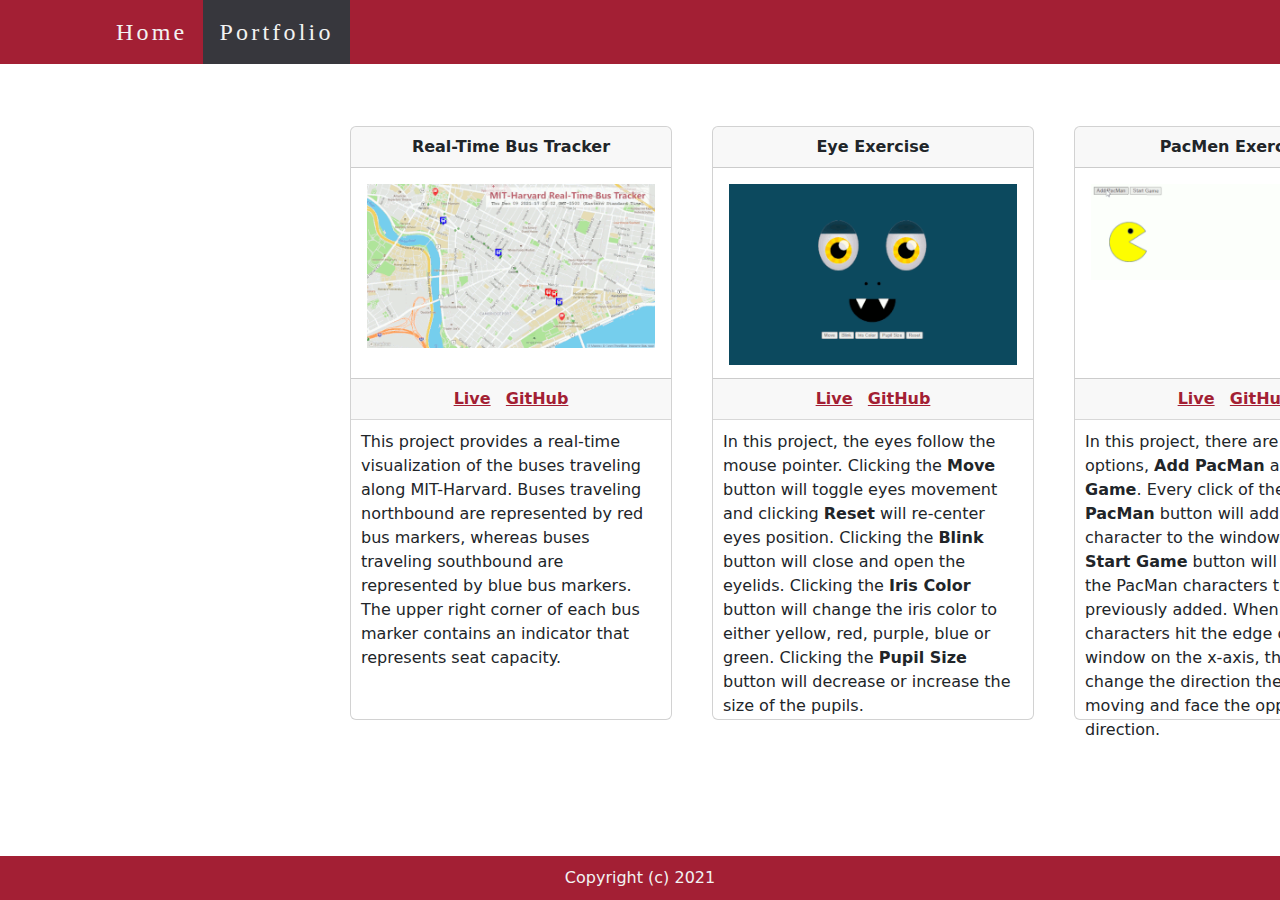
<file: portfolio.html>
<!DOCTYPE html>
<html lang="en">
<head>
  <meta charset="UTF-8">
  <meta name="viewport" content="width=device-width, initial-scale=1.0">
  <title>Bryan's GitHub Page</title>
  <link rel="stylesheet" href="./style/style.css">
  <link rel="stylesheet" href="https://cdn.jsdelivr.net/npm/bootstrap@5.1.1/dist/css/bootstrap.min.css">
  <!-- <script src="./script/script.js"></script> -->
</head>
<body id="page-top">
  <nav class="navbar-top">
    <a href="./index.html">Home</a>
    <a class="navbar-active" href="#">Portfolio</a>
  </nav>
  <br><br><br><br>
  <div class="main">		
		<div class="grid-container">  			
			<div class="grid-item">
  				<div class="card">
    					<div class="card-header"><span>Real-Time Bus Tracker</span></div>
    					<div class="card-body"><img src="./image/demo-real-time-bus-tracker-320x182.gif" style="width: 100%; opacity: 1.0;"/></div> 
    					<div class="card-footer">
                <a href="https://bryanjob.github.io/real-time-bus-tracker/index.html?mapboxpk=mapboxpk2" target="_blank">Live</a>&nbsp;&nbsp;
                <a href="https://github.com/bryanjob/real-time-bus-tracker" target="_blank">GitHub</a>
              </div>
              <div class="card-description">
                This project provides a real-time visualization of the buses traveling along MIT-Harvard.  
                Buses traveling northbound are represented by red bus markers, whereas buses traveling southbound are represented by blue bus markers.  
                The upper right corner of each bus marker contains an indicator that represents seat capacity.
              </div>
  				</div>
			</div>
      <div class="grid-item">
        <div class="card">
            <div class="card-header"><span>Eye Exercise</span></div>
            <div class="card-body"><img src="./image/demo-eyes-320x201.gif" style="width: 100%; opacity: 1.0;"></div>   	
            <div class="card-footer">
              <a href="https://bryanjob.github.io/eye-exercise" target="_blank">Live</a>&nbsp;&nbsp;
              <a href="https://github.com/bryanjob/eye-exercise" target="_blank">GitHub</a>
            </div>
            <div class="card-description">
              In this project, the eyes follow the mouse pointer.  Clicking the <b>Move</b> button will toggle eyes movement and clicking <b>Reset</b> 
              will re-center eyes position.  Clicking the <b>Blink</b> button will close and open the eyelids.  Clicking the <b>Iris Color</b> button 
              will change the iris color to either yellow, red, purple, blue or green.  Clicking the <b>Pupil Size</b> button will decrease or 
              increase the size of the pupils.
            </div>
        </div>
    </div>
			<div class="grid-item">
  				<div class="card">
    					<div class="card-header"><span>PacMen Exercise</span></div>
    					<div class="card-body"><a href="" target="_blank"><img src="./image/demo-pacmen-320x107.gif" style="width: 100%; opacity: 1.0;"/></a></div> 
    					<div class="card-footer">
                <a href="https://bryanjob.github.io/pacmen-exercise" target="_blank">Live</a>&nbsp;&nbsp;
                <a href="https://github.com/bryanjob/pacmen-exercise" target="_blank">GitHub</a>
              </div>
              <div class="card-description">
                In this project, there are two button options, <b>Add PacMan</b> and <b>Start Game</b>.  Every click of the <b>Add PacMan</b> button 
                will add a PacMan character to the window.  Clicking the <b>Start Game</b> button will start moving the PacMan characters that 
                were previously added.  When the characters hit the edge of the window on the x-axis, they will change the direction they are 
                moving and face the opposite direction.
              </div>
  				</div>
			</div>			
		</div>
	</div>
  <div class="bar-bottom">Copyright (c) 2021</div>
</body>
</html>
</file>
<file: style/style.css>
/* landing page */

.grid {
  display: grid;
  grid-template-columns: 100px 1fr 100px;
  grid-template-rows: auto 1fr auto;
  gap: 5px;
  height: 90vh;
}

header, 
footer {
  font-size: 2em;
  grid-column: 1 / 4;
}

header, 
aside, 
article, 
footer {
  border-style: 2px solid white;
  background: white;
}

article {
  color: #37373D;
  font-size: 2em;
  /* height: 1500px; */
}

.bar-bottom {
  bottom: 0;
  left: 0;
  color: #F2F2F2;
  background-color: #A31F34;
  padding: 10px 0;
  width: 100%;
  position: fixed;
  text-align: center;
  font-size: 1em;
}

.navbar-top {
  top: 0;
  left: 0;
  width: 100%;
  background-color: #A31F34;
  padding: 0 100px;
  overflow: hidden;
  position: fixed;
  z-index: 999;
  font-family: fantasy;
  letter-spacing: 0.2em;
  /* visibility: hidden; */
}

.navbar-top a {
  float: left;
  color: #F2F2F2;
  text-align: center;
  padding: 14px 16px;
  text-decoration: none;
  font-size: 24px;
}

.navbar-top a:hover {
  background-color: #DDDDDD;
  color: black;
}

.navbar-active {
  background-color: #37373D;
  color: white;
}

.avatar {
  width: 150px;
  border: 4px solid grey;
  border-radius: 50%;
  margin-left: 75px;
}

.content-column {
  width: 50%;
  font-size: 0.75em;
  color: grey;
  padding: 20px;
  /* border: 1px solid black; */
}

.content-column a {
  color: #A31F34;
  font-weight: bold;
}

.content-column a:hover {
  text-decoration: none;
  color: #37373D;
  font-weight: bold;
}

.user-info {
  font-size: 0.8em;
  /* border: 1px solid black; */
}

.content {
  table-layout: fixed;
  width: 100%;
  font-family: monospace;
}

.user-info-field {
  text-align: right;
}

/* portfolio page */

.main {
  top: 200px;
}

.grid-container {
  display: grid;
  grid-template-columns: auto auto auto;
  padding: 10px;
  width: 50%;
  margin:auto;
}

.grid-item {
  padding: 20px;
  text-align: center;
}

.card-header {
	color: black;
  font-weight: bold;
}

.card-body {
  width: 320px;
	height: 210px;
}

.card-footer a {
  color: #A31F34;
  font-weight: bold;
}

.card-footer a:hover {
  text-decoration: none;
  color: #37373D;
  font-weight: bold;
}

.card-description {
  border-top: 1px solid #D8D8D8;
  text-align: left;
  padding: 10px;
  height: 300px;
}
</file>
